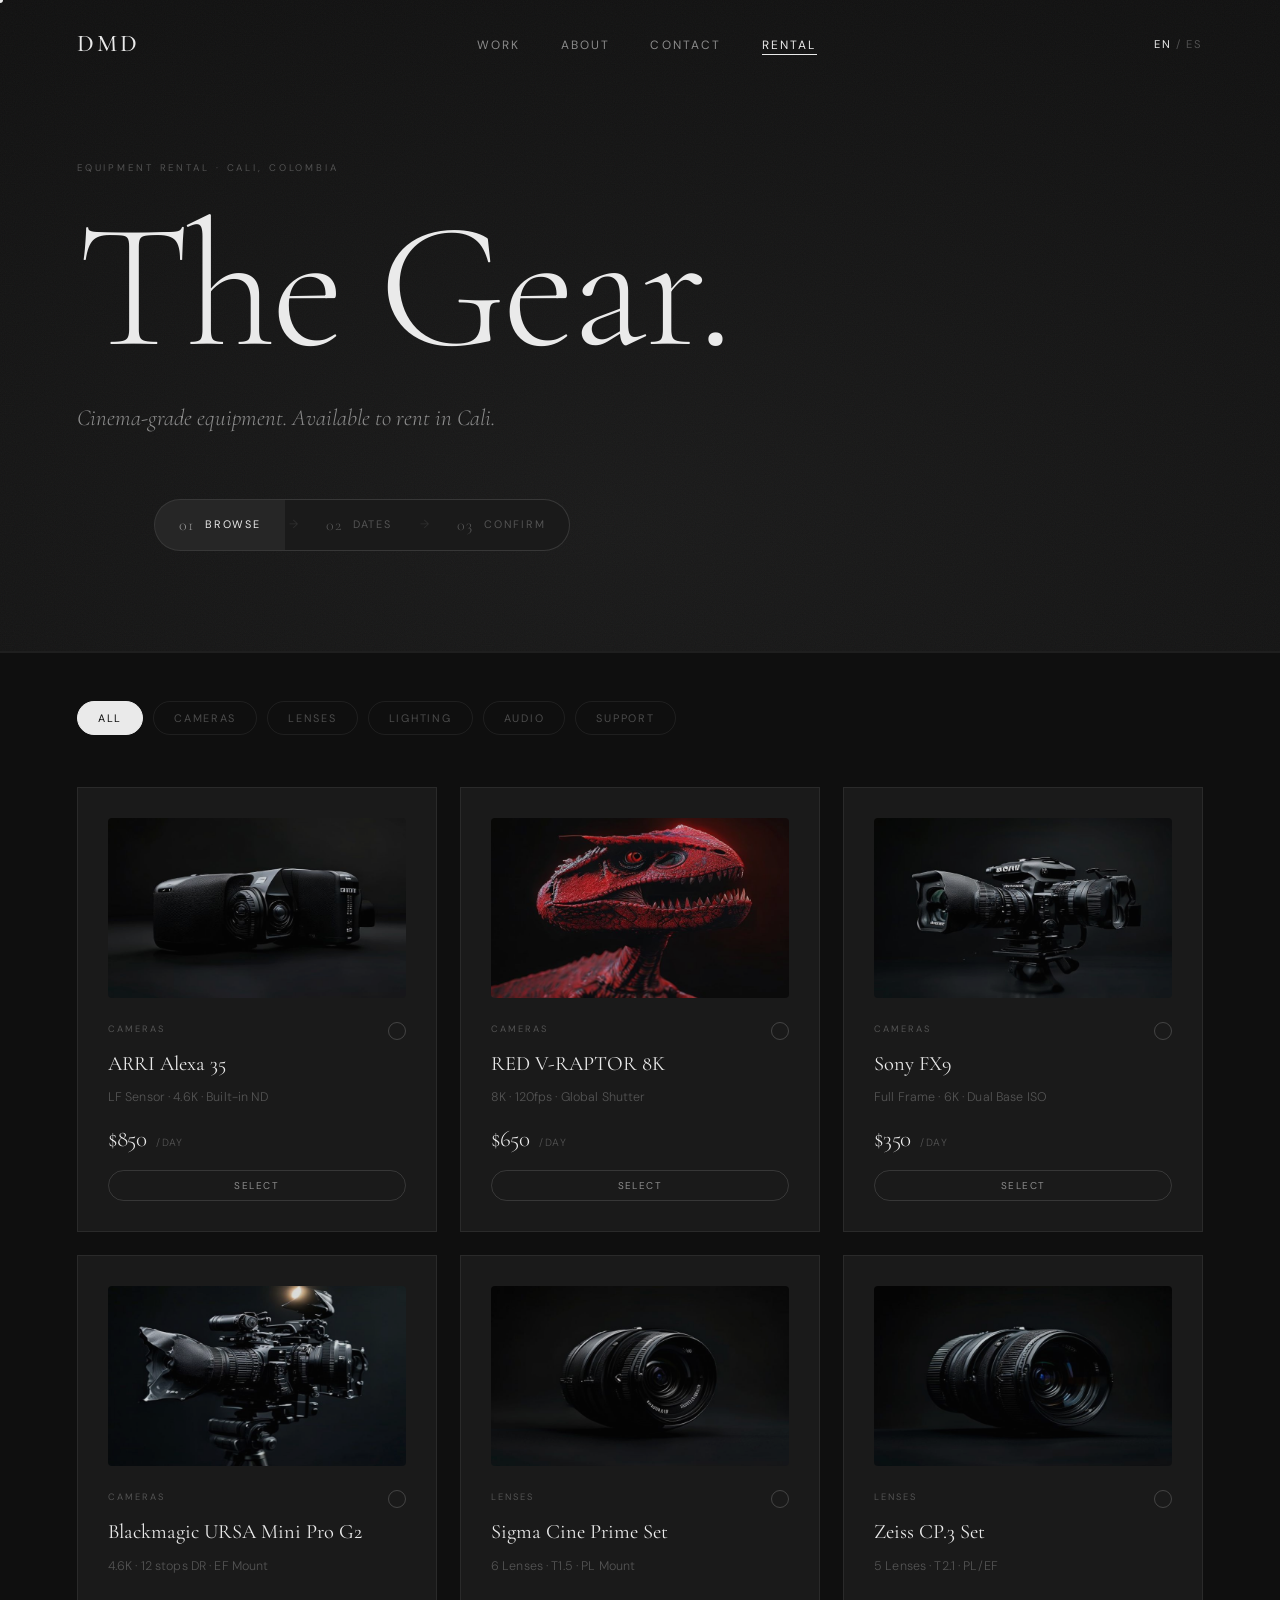
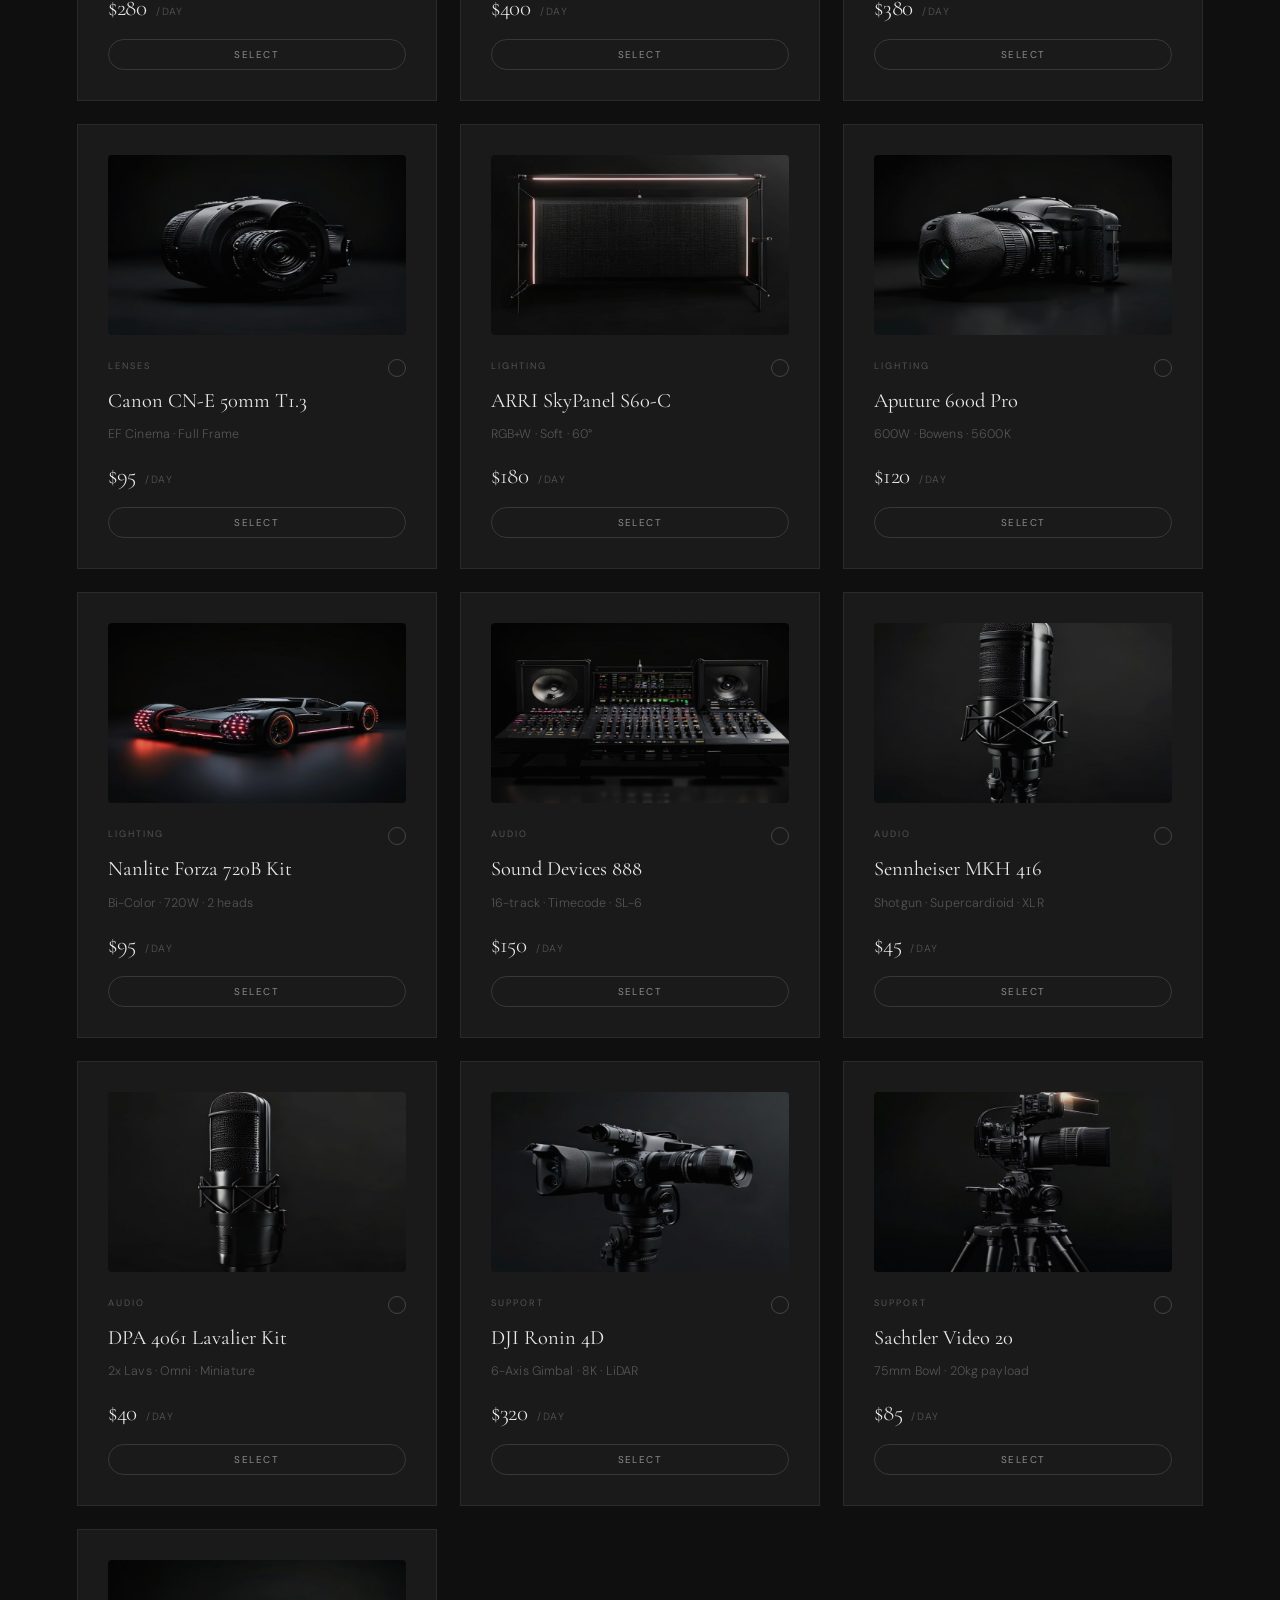
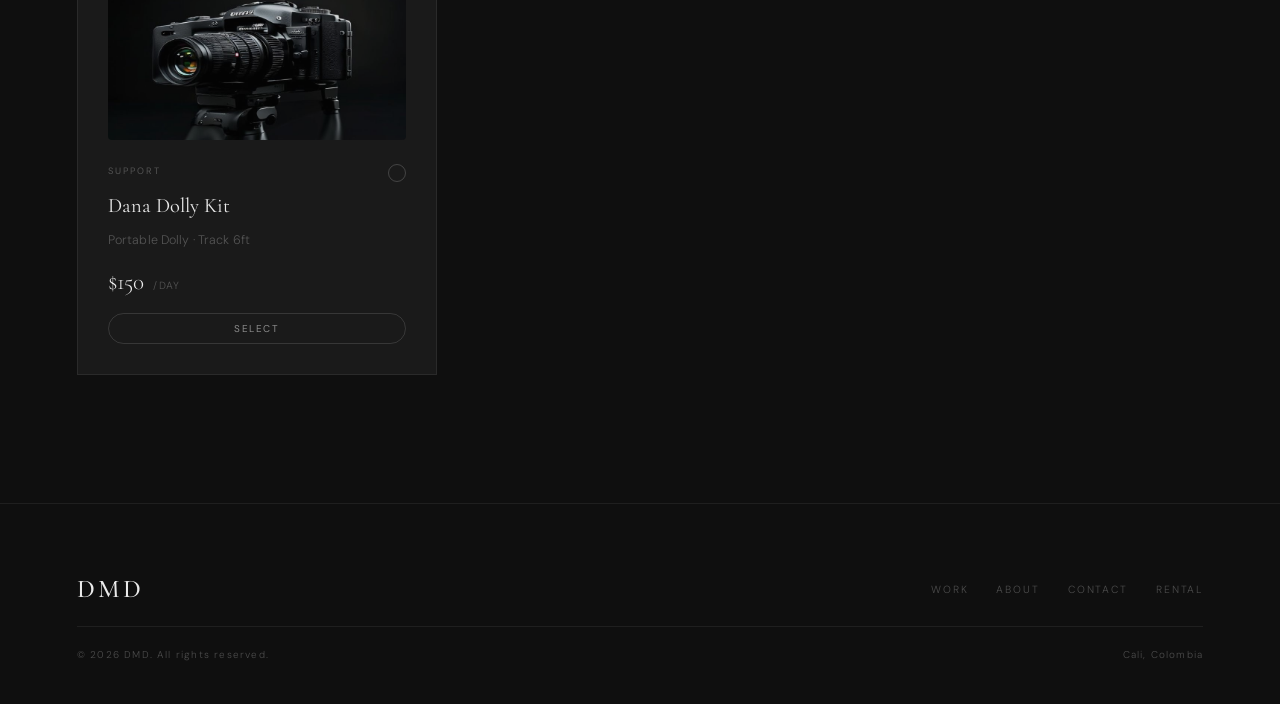
<file: rental.html>
<!DOCTYPE html>
<html lang="en" data-lang="en">
<head>
  <meta charset="UTF-8">
  <meta name="viewport" content="width=device-width, initial-scale=1.0">
  <meta name="description" content="DMD — Cinema-grade equipment rental in Cali, Colombia. ARRI, RED, Sony, lighting and audio gear available.">
  <meta name="keywords" content="equipment rental, cinema gear, Cali, Colombia, ARRI, RED, camera rental, lighting rental">
  <meta property="og:title" content="DMD — Equipment Rental">
  <meta property="og:description" content="Cinema-grade equipment rental. Available in Cali, Colombia.">
  <title>DMD — Equipment Rental</title>

  <link rel="preconnect" href="https://fonts.googleapis.com">
  <link rel="preconnect" href="https://fonts.gstatic.com" crossorigin>
  <link href="https://fonts.googleapis.com/css2?family=Cormorant+Garamond:ital,wght@0,300;0,400;0,500;0,600;1,300;1,400;1,500&family=DM+Sans:opsz,wght@9..40,300;9..40,400;9..40,500&display=swap" rel="stylesheet">

  <!-- Web3Forms — no external calendar API needed -->

  <style>
    /* ═══════════════════════════════════════════════════
       DMD — rental.html  (self-contained styles)
       Inherits design tokens from styles.css vocabulary
       ═══════════════════════════════════════════════════ */

    /* ── TOKENS ── */
    :root {
      --bg:          #0f0f0f;
      --bg-2:        #141414;
      --bg-3:        #1a1a1a;
      --text:        #eaeaea;
      --text-mid:    rgba(234,234,234,0.55);
      --text-dim:    rgba(234,234,234,0.28);
      --border:      rgba(234,234,234,0.07);
      --border-mid:  rgba(234,234,234,0.14);
      --accent:      rgba(234,234,234,0.9);
      --card-sel:    rgba(234,234,234,0.12);

      --ff-display: 'Cormorant Garamond', Georgia, serif;
      --ff-body:    'DM Sans', system-ui, sans-serif;

      --radius:  4px;
      --pad-x:   clamp(24px, 6vw, 96px);
      --section: clamp(80px, 10vw, 140px);
      --gap:     clamp(8px, 1.2vw, 16px);
    }

    /* ── RESET ── */
    *, *::before, *::after { box-sizing: border-box; margin: 0; padding: 0; }
    html { font-size: 16px; scroll-behavior: smooth; }
    body {
      background: var(--bg);
      color: var(--text);
      font-family: var(--ff-body);
      font-weight: 300;
      line-height: 1.65;
      overflow-x: hidden;
      cursor: none;
    }
    a { color: inherit; text-decoration: none; }
    button { background: none; border: none; cursor: none; color: inherit; font-family: inherit; }
    ul { list-style: none; }
    img, video { display: block; max-width: 100%; }
    svg { display: block; }
    @media (prefers-reduced-motion: reduce) {
      *, *::before, *::after { animation-duration: 0.01ms !important; transition-duration: 0.01ms !important; }
    }

    /* ── CUSTOM CURSOR ── */
    #cursor-dot {
      position: fixed;
      width: 6px; height: 6px;
      background: var(--text);
      border-radius: 50%;
      pointer-events: none;
      z-index: 9999;
      transform: translate(-50%, -50%);
      opacity: 0;
      transition: opacity .4s ease, transform .1s linear;
      will-change: left, top;
    }
    #cursor-ring {
      position: fixed;
      width: 32px; height: 32px;
      border: 1px solid rgba(234,234,234,0.35);
      border-radius: 50%;
      pointer-events: none;
      z-index: 9998;
      transform: translate(-50%, -50%);
      opacity: 0;
      transition: width .3s ease, height .3s ease, border-color .3s ease, opacity .4s ease;
      will-change: left, top;
    }
    body.cursor-ready #cursor-dot,
    body.cursor-ready #cursor-ring { opacity: 1; }

    /* ── NAV ── */
    #nav {
      position: fixed;
      top: 0; left: 0; right: 0;
      z-index: 900;
      display: flex;
      align-items: center;
      justify-content: space-between;
      padding: 24px var(--pad-x);
      transition: background .5s ease, padding .4s ease;
    }
    #nav.scrolled {
      background: rgba(15,15,15,0.88);
      backdrop-filter: blur(16px);
      -webkit-backdrop-filter: blur(16px);
      padding: 16px var(--pad-x);
      border-bottom: 1px solid var(--border);
    }
    .nav-logo {
      font-family: var(--ff-display);
      font-size: 1.5rem;
      font-weight: 500;
      letter-spacing: 0.12em;
      color: var(--text);
      transition: opacity .3s ease;
    }
    .nav-logo:hover { opacity: 0.7; }
    .nav-links { display: flex; gap: 40px; }
    .nav-links a {
      font-size: 0.75rem;
      font-weight: 400;
      letter-spacing: 0.18em;
      text-transform: uppercase;
      color: var(--text-mid);
      transition: color .3s ease;
      position: relative;
    }
    .nav-links a::after {
      content: '';
      position: absolute;
      bottom: -2px; left: 0;
      width: 0; height: 1px;
      background: var(--text);
      transition: width .3s ease;
    }
    .nav-links a:hover { color: var(--text); }
    .nav-links a:hover::after { width: 100%; }
    .nav-links a.active {
      color: var(--text);
    }
    .nav-links a.active::after { width: 100%; }
    .lang-toggle {
      display: flex; align-items: center; gap: 4px;
      font-size: 0.7rem; font-weight: 400;
      letter-spacing: 0.18em; text-transform: uppercase;
    }
    .lang-opt { color: var(--text-dim); transition: color .25s ease; padding: 2px 0; }
    .lang-opt.active { color: var(--text); }
    .lang-sep { color: var(--text-dim); }
    .lang-toggle:hover .lang-opt { color: var(--text); }

    /* ── HERO STRIP ── */
    #hero-rental {
      padding: 160px var(--pad-x) clamp(64px, 8vw, 100px);
      border-bottom: 1px solid var(--border);
      position: relative;
      overflow: hidden;
    }
    .hero-rental-bg {
      position: absolute; inset: 0; z-index: 0;
      background: radial-gradient(120% 120% at 30% 50%, #1a1a1a 0%, #111 45%, #0d0d0d 100%);
      background-size: 160% 160%;
      animation: heroDrift 18s ease-in-out infinite alternate;
    }
    @keyframes heroDrift {
      from { background-position: 20% 40%; }
      to   { background-position: 80% 60%; }
    }
    .hero-rental-grain {
      position: absolute; inset: 0;
      opacity: 0.04;
      background-image: url("data:image/svg+xml,%3Csvg xmlns='http://www.w3.org/2000/svg' width='120' height='120'%3E%3Cfilter id='n'%3E%3CfeTurbulence type='fractalNoise' baseFrequency='0.9' numOctaves='2'/%3E%3C/filter%3E%3Crect width='100%25' height='100%25' filter='url(%23n)'/%3E%3C/svg%3E");
    }
    .hero-rental-inner {
      position: relative; z-index: 2;
      max-width: 900px;
    }
    .hero-rental-tag {
      display: block;
      font-size: clamp(0.58rem, 0.75vw, 0.68rem);
      font-weight: 400;
      letter-spacing: 0.3em;
      text-transform: uppercase;
      color: var(--text-dim);
      margin-bottom: clamp(18px, 2.5vw, 32px);
    }
    .hero-rental-title {
      font-family: var(--ff-display);
      font-size: clamp(5rem, 14vw, 13rem);
      font-weight: 300;
      line-height: 0.88;
      letter-spacing: -0.02em;
      color: var(--text);
    }
    .hero-rental-title em {
      font-style: italic;
      color: var(--text-mid);
    }
    .hero-rental-sub {
      margin-top: clamp(20px, 3vw, 36px);
      font-family: var(--ff-display);
      font-style: italic;
      font-size: clamp(1.1rem, 1.8vw, 1.6rem);
      font-weight: 300;
      color: var(--text-mid);
      max-width: 580px;
      line-height: 1.45;
    }

    /* ── PROCESS STEPS ── */
    #process-bar {
      padding: 0 var(--pad-x);
      margin: clamp(40px, 5vw, 64px) 0 0;
      position: relative; z-index: 2;
    }
    .process-steps {
      display: flex;
      align-items: center;
      gap: 0;
      background: var(--bg-3);
      border: 1px solid var(--border-mid);
      border-radius: 999px;
      overflow: hidden;
      width: fit-content;
    }
    .step-pill {
      display: flex;
      align-items: center;
      gap: 10px;
      padding: 12px 24px;
      font-size: 0.68rem;
      font-weight: 400;
      letter-spacing: 0.16em;
      text-transform: uppercase;
      color: var(--text-dim);
      transition: color .3s ease, background .3s ease;
      position: relative;
      white-space: nowrap;
    }
    .step-pill .step-num {
      font-family: var(--ff-display);
      font-size: 1rem;
      font-weight: 300;
      color: var(--text-dim);
      transition: color .3s ease;
    }
    .step-pill.active {
      background: rgba(234,234,234,0.06);
      color: var(--text);
    }
    .step-pill.active .step-num { color: var(--text-mid); }
    .step-pill.completed { color: var(--text-dim); }
    .step-pill.completed .step-num { color: var(--text-dim); }
    .step-arrow {
      color: var(--text-dim);
      font-size: 0.75rem;
      padding: 0 4px;
      opacity: 0.4;
    }

    /* ── SECTION WRAPPER ── */
    .rental-section {
      padding: clamp(48px, 6vw, 80px) var(--pad-x);
    }
    .section-tag-r {
      display: block;
      font-size: 0.62rem;
      font-weight: 400;
      letter-spacing: 0.28em;
      text-transform: uppercase;
      color: var(--text-dim);
      margin-bottom: 20px;
    }
    .section-title-r {
      font-family: var(--ff-display);
      font-size: clamp(1.8rem, 3.5vw, 3.5rem);
      font-weight: 300;
      line-height: 1.1;
      letter-spacing: -0.01em;
      margin-bottom: 36px;
    }

    /* ── CATEGORY FILTER BAR ── */
    #filter-section {
      padding: clamp(32px, 4vw, 48px) var(--pad-x) 0;
      border-top: 1px solid var(--border);
    }
    .cat-filters {
      display: flex;
      flex-wrap: wrap;
      gap: 10px;
      align-items: center;
    }
    .cat-btn {
      font-size: 0.68rem;
      font-weight: 400;
      letter-spacing: 0.16em;
      text-transform: uppercase;
      color: var(--text-dim);
      padding: 9px 20px;
      border: 1px solid var(--border);
      border-radius: 999px;
      transition: color .3s ease, border-color .3s ease, background .3s ease;
    }
    .cat-btn:hover { color: var(--text-mid); border-color: var(--border-mid); }
    .cat-btn.active {
      color: var(--bg);
      background: var(--text);
      border-color: var(--text);
    }

    /* ── EQUIPMENT GRID ── */
    #gear-section {
      padding: clamp(32px, 4vw, 52px) var(--pad-x) clamp(80px, 10vw, 140px);
    }
    .gear-grid {
      display: grid;
      grid-template-columns: repeat(3, 1fr);
      gap: clamp(12px, 1.8vw, 24px);
    }

    /* GEAR CARD */
    .gear-card {
      background: var(--bg-3);
      border: 1px solid #2a2a2a;
      padding: clamp(20px, 2.5vw, 30px);
      display: flex;
      flex-direction: column;
      gap: 12px;
      transition: border-color .3s ease, box-shadow .3s ease, transform .3s ease, opacity .4s ease;
      position: relative;
      overflow: hidden;
    }
    .gear-card::before {
      content: '';
      position: absolute; inset: 0;
      background: radial-gradient(120% 80% at 50% 0%, rgba(234,234,234,0.025) 0%, transparent 70%);
      opacity: 0;
      transition: opacity .4s ease;
      pointer-events: none;
    }
    .gear-card:hover::before { opacity: 1; }
    .gear-img {
      width: 100%;
      height: 180px;
      object-fit: cover;
      border-radius: var(--radius);
      margin-bottom: 12px;
      opacity: 0.85;
      transition: opacity .3s ease, transform .4s ease;
      background: var(--bg-2);
    }
    .gear-card:hover .gear-img {
      opacity: 1;
      transform: scale(1.02);
    }
    .gear-card.selected {
      border-color: rgba(234,234,234,0.35);
      box-shadow: 0 0 0 1px rgba(234,234,234,0.15), 0 12px 40px rgba(0,0,0,0.5);
    }
    .gear-card.hidden {
      opacity: 0;
      pointer-events: none;
      position: absolute;
      visibility: hidden;
    }
    .gear-card-top {
      display: flex;
      align-items: flex-start;
      justify-content: space-between;
      gap: 12px;
    }
    .gear-cat-tag {
      font-size: 0.58rem;
      font-weight: 400;
      letter-spacing: 0.22em;
      text-transform: uppercase;
      color: var(--text-dim);
      font-variant: small-caps;
    }
    .gear-check {
      width: 18px; height: 18px;
      border: 1px solid rgba(234,234,234,0.2);
      border-radius: 50%;
      display: flex;
      align-items: center;
      justify-content: center;
      flex-shrink: 0;
      transition: background .3s ease, border-color .3s ease;
    }
    .gear-card.selected .gear-check {
      background: var(--text);
      border-color: var(--text);
    }
    .gear-check svg { opacity: 0; transition: opacity .2s ease; }
    .gear-card.selected .gear-check svg { opacity: 1; }
    .gear-name {
      font-family: var(--ff-display);
      font-size: clamp(1.15rem, 1.6vw, 1.55rem);
      font-weight: 400;
      line-height: 1.2;
      color: var(--text);
    }
    .gear-specs {
      font-size: 0.78rem;
      color: var(--text-dim);
      line-height: 1.6;
      font-weight: 300;
      letter-spacing: 0.01em;
    }
    .gear-footer {
      display: flex;
      align-items: center;
      justify-content: space-between;
      margin-top: 8px;
      padding-top: 14px;
      border-top: 1px solid var(--border);
    }
    .gear-price {
      font-family: var(--ff-display);
      font-size: clamp(1.2rem, 1.8vw, 1.65rem);
      font-weight: 300;
      color: var(--text);
      letter-spacing: -0.01em;
    }
    .gear-price span {
      font-family: var(--ff-body);
      font-size: 0.65rem;
      font-weight: 300;
      color: var(--text-dim);
      letter-spacing: 0.12em;
      text-transform: uppercase;
      margin-left: 4px;
    }
    .gear-select-btn {
      font-size: 0.62rem;
      font-weight: 400;
      letter-spacing: 0.15em;
      text-transform: uppercase;
      padding: 8px 16px;
      border: 1px solid var(--border-mid);
      border-radius: 999px;
      color: var(--text-mid);
      transition: background .3s ease, color .3s ease, border-color .3s ease;
      cursor: none;
    }
    .gear-card.selected .gear-select-btn {
      background: var(--text);
      color: var(--bg);
      border-color: var(--text);
    }
    .gear-select-btn:hover { border-color: var(--text-mid); color: var(--text); }
    .gear-card.selected .gear-select-btn:hover {
      background: #fff;
      color: var(--bg);
    }

    /* ── FLOATING SELECTION BAR ── */
    #selection-bar {
      position: fixed;
      bottom: 32px;
      left: 50%;
      transform: translateX(-50%) translateY(120px);
      z-index: 800;
      background: var(--bg-3);
      border: 1px solid var(--border-mid);
      border-radius: 999px;
      padding: 14px 14px 14px 24px;
      display: flex;
      align-items: center;
      gap: 20px;
      backdrop-filter: blur(20px);
      -webkit-backdrop-filter: blur(20px);
      box-shadow: 0 20px 60px rgba(0,0,0,0.7), 0 0 0 1px rgba(234,234,234,0.05);
      transition: transform .45s cubic-bezier(.34,1.56,.64,1), opacity .35s ease;
      white-space: nowrap;
      opacity: 0;
    }
    #selection-bar.visible {
      transform: translateX(-50%) translateY(0);
      opacity: 1;
    }
    .sel-bar-info {
      font-size: 0.78rem;
      font-weight: 300;
      color: var(--text-mid);
      letter-spacing: 0.02em;
    }
    .sel-bar-info strong {
      color: var(--text);
      font-weight: 400;
    }
    .sel-bar-btn {
      background: var(--text);
      color: var(--bg);
      font-family: var(--ff-body);
      font-size: 0.68rem;
      font-weight: 500;
      letter-spacing: 0.14em;
      text-transform: uppercase;
      padding: 11px 22px;
      border-radius: 999px;
      transition: background .25s ease, transform .2s ease;
      cursor: none;
    }
    .sel-bar-btn:hover {
      background: #fff;
      transform: scale(1.02);
    }
    .sel-bar-clear {
      font-size: 0.6rem;
      letter-spacing: 0.12em;
      text-transform: uppercase;
      color: var(--text-dim);
      padding: 4px 8px;
      transition: color .25s ease;
      cursor: none;
    }
    .sel-bar-clear:hover { color: var(--text-mid); }

    /* ── DATE PICKER PANEL ── */
    #date-panel {
      position: fixed;
      top: 0; right: 0;
      width: min(480px, 100vw);
      height: 100vh;
      height: 100dvh;
      background: var(--bg-2);
      border-left: 1px solid var(--border-mid);
      z-index: 9000;
      transform: translateX(100%);
      transition: transform .48s cubic-bezier(.25,.46,.45,.94);
      display: flex;
      flex-direction: column;
      overflow-y: auto;
    }
    #date-panel.open {
      transform: translateX(0);
    }
    .date-panel-inner {
      padding: clamp(28px, 4vw, 48px);
      display: flex;
      flex-direction: column;
      gap: 28px;
      flex: 1;
    }
    .date-panel-close {
      position: absolute; top: 20px; right: 20px;
      width: 40px; height: 40px;
      display: flex; align-items: center; justify-content: center;
      color: var(--text-mid); transition: color .3s ease;
    }
    .date-panel-close:hover { color: var(--text); }
    .date-panel-head { margin-top: 20px; }
    .date-panel-tag {
      display: block;
      font-size: 0.6rem;
      letter-spacing: 0.28em;
      text-transform: uppercase;
      color: var(--text-dim);
      margin-bottom: 10px;
    }
    .date-panel-title {
      font-family: var(--ff-display);
      font-size: clamp(1.6rem, 2.8vw, 2.4rem);
      font-weight: 300;
      line-height: 1.1;
      color: var(--text);
    }
    .date-panel-title em { font-style: italic; color: var(--text-mid); }

    /* Date inputs */
    .date-inputs { display: flex; flex-direction: column; gap: 16px; }
    .date-field { display: flex; flex-direction: column; gap: 8px; }
    .date-field label {
      font-size: 0.6rem;
      font-weight: 400;
      letter-spacing: 0.2em;
      text-transform: uppercase;
      color: var(--text-dim);
    }
    .date-field input[type="date"] {
      width: 100%;
      background: var(--bg-3);
      border: 1px solid var(--border-mid);
      color: var(--text);
      font-family: var(--ff-body);
      font-size: 0.9rem;
      font-weight: 300;
      padding: 12px 14px;
      border-radius: var(--radius);
      transition: border-color .3s ease;
      cursor: none;
      color-scheme: dark;
    }
    .date-field input[type="date"]:focus {
      outline: none;
      border-color: var(--text-mid);
    }

    /* Date summary */
    .date-summary {
      background: var(--bg-3);
      border: 1px solid var(--border);
      padding: 18px 20px;
      border-radius: var(--radius);
      display: flex;
      flex-direction: column;
      gap: 10px;
    }
    .date-summary-row {
      display: flex;
      justify-content: space-between;
      align-items: baseline;
    }
    .date-summary-label {
      font-size: 0.65rem;
      letter-spacing: 0.15em;
      text-transform: uppercase;
      color: var(--text-dim);
      font-weight: 300;
    }
    .date-summary-val {
      font-family: var(--ff-display);
      font-size: 1.1rem;
      font-weight: 300;
      color: var(--text);
    }
    .date-summary-total-row {
      padding-top: 10px;
      border-top: 1px solid var(--border);
      margin-top: 4px;
    }
    .date-summary-total-label {
      font-size: 0.65rem;
      letter-spacing: 0.18em;
      text-transform: uppercase;
      color: var(--text-mid);
      font-weight: 400;
    }
    .date-summary-total-val {
      font-family: var(--ff-display);
      font-size: 1.6rem;
      font-weight: 300;
      color: var(--text);
    }

    /* Selected items list in date panel */
    .selected-list {
      display: flex;
      flex-direction: column;
      gap: 8px;
    }
    .selected-list-title {
      font-size: 0.6rem;
      letter-spacing: 0.22em;
      text-transform: uppercase;
      color: var(--text-dim);
      margin-bottom: 4px;
    }
    .selected-list-item {
      display: flex;
      align-items: center;
      justify-content: space-between;
      padding: 10px 14px;
      background: var(--bg-3);
      border: 1px solid var(--border);
      border-radius: var(--radius);
      font-size: 0.82rem;
      color: var(--text-mid);
    }
    .selected-list-item-name { font-weight: 300; }
    .selected-list-item-price { font-family: var(--ff-display); color: var(--text); }

    .date-panel-cta {
      display: flex;
      flex-direction: column;
      gap: 12px;
      margin-top: auto;
      padding-top: 16px;
    }
    .btn-panel-primary {
      display: block;
      width: 100%;
      text-align: center;
      background: var(--text);
      color: var(--bg);
      font-family: var(--ff-body);
      font-size: 0.75rem;
      font-weight: 500;
      letter-spacing: 0.18em;
      text-transform: uppercase;
      padding: 16px;
      border-radius: var(--radius);
      transition: background .3s ease, transform .2s ease;
      cursor: none;
    }
    .btn-panel-primary:hover { background: #fff; transform: translateY(-1px); }
    .btn-panel-primary:disabled {
      opacity: 0.4;
      cursor: not-allowed;
      transform: none;
    }
    .date-error {
      font-size: 0.72rem;
      color: #e0a0a0;
      letter-spacing: 0.02em;
      min-height: 1.1em;
    }

    /* Panel backdrop */
    #panel-backdrop {
      position: fixed; inset: 0;
      z-index: 8999;
      background: rgba(0,0,0,0);
      pointer-events: none;
      transition: background .4s ease;
    }
    #panel-backdrop.active {
      background: rgba(0,0,0,0.6);
      pointer-events: all;
      backdrop-filter: blur(4px);
      -webkit-backdrop-filter: blur(4px);
    }

    /* ── CONFIRM MODAL ── */
    #confirm-modal {
      position: fixed; inset: 0;
      z-index: 9800;
      background: rgba(10,10,10,0.97);
      display: flex;
      align-items: center;
      justify-content: center;
      padding: 24px;
      opacity: 0;
      pointer-events: none;
      transition: opacity .4s ease;
      backdrop-filter: blur(8px);
      -webkit-backdrop-filter: blur(8px);
      overflow-y: auto;
    }
    #confirm-modal.open {
      opacity: 1;
      pointer-events: all;
    }
    .confirm-inner {
      position: relative;
      width: min(680px, 94vw);
      background: var(--bg-2);
      border: 1px solid var(--border-mid);
      padding: clamp(32px, 5vw, 56px);
      transform: translateY(24px);
      transition: transform .4s cubic-bezier(.25,.46,.45,.94);
      max-height: 90vh;
      overflow-y: auto;
    }
    #confirm-modal.open .confirm-inner { transform: translateY(0); }
    .confirm-close {
      position: absolute; top: 18px; right: 18px;
      width: 40px; height: 40px;
      display: flex; align-items: center; justify-content: center;
      color: var(--text-mid); transition: color .3s ease;
    }
    .confirm-close:hover { color: var(--text); }
    .confirm-tag {
      font-size: 0.6rem;
      letter-spacing: 0.28em;
      text-transform: uppercase;
      color: var(--text-dim);
      display: block;
      margin-bottom: 12px;
    }
    .confirm-title {
      font-family: var(--ff-display);
      font-size: clamp(1.5rem, 3vw, 2.8rem);
      font-weight: 300;
      line-height: 1.1;
      margin-bottom: 28px;
    }

    /* Order summary */
    .order-summary {
      background: var(--bg-3);
      border: 1px solid var(--border);
      padding: 18px 20px;
      border-radius: var(--radius);
      margin-bottom: 24px;
    }
    .order-summary-title {
      font-size: 0.6rem;
      letter-spacing: 0.22em;
      text-transform: uppercase;
      color: var(--text-dim);
      margin-bottom: 14px;
    }
    .order-items-list {
      display: flex;
      flex-direction: column;
      gap: 8px;
      margin-bottom: 14px;
    }
    .order-item-row {
      display: flex;
      justify-content: space-between;
      font-size: 0.85rem;
      color: var(--text-mid);
    }
    .order-item-price { font-family: var(--ff-display); color: var(--text); }
    .order-dates-row {
      display: flex;
      justify-content: space-between;
      font-size: 0.78rem;
      color: var(--text-dim);
      padding-top: 10px;
      border-top: 1px solid var(--border);
    }
    .order-total-row {
      display: flex;
      justify-content: space-between;
      align-items: baseline;
      padding-top: 10px;
      border-top: 1px solid var(--border-mid);
      margin-top: 4px;
    }
    .order-total-label {
      font-size: 0.65rem;
      letter-spacing: 0.18em;
      text-transform: uppercase;
      color: var(--text-mid);
    }
    .order-total-val {
      font-family: var(--ff-display);
      font-size: 1.8rem;
      font-weight: 300;
      color: var(--text);
    }

    /* Confirm form inputs */
    .confirm-form { display: flex; flex-direction: column; gap: 16px; margin-bottom: 24px; }
    .confirm-field { display: flex; flex-direction: column; gap: 7px; }
    .confirm-field label {
      font-size: 0.6rem;
      letter-spacing: 0.2em;
      text-transform: uppercase;
      color: var(--text-dim);
    }
    .confirm-field input {
      width: 100%;
      background: var(--bg-3);
      border: 1px solid var(--border-mid);
      color: var(--text);
      font-family: var(--ff-body);
      font-size: 0.9rem;
      font-weight: 300;
      padding: 12px 14px;
      border-radius: var(--radius);
      transition: border-color .3s ease;
      cursor: text;
    }
    .confirm-field input:focus { outline: none; border-color: var(--text-mid); }

    .btn-confirm-cta {
      display: flex;
      align-items: center;
      justify-content: center;
      gap: 10px;
      width: 100%;
      background: var(--text);
      color: var(--bg);
      font-family: var(--ff-body);
      font-size: 0.75rem;
      font-weight: 500;
      letter-spacing: 0.15em;
      text-transform: uppercase;
      padding: 18px 24px;
      border-radius: var(--radius);
      transition: background .3s ease, transform .2s ease;
      cursor: none;
      border: none;
    }
    .btn-confirm-cta:hover { background: #fff; transform: translateY(-1px); }
    .btn-confirm-cta:disabled {
      opacity: 0.5;
      cursor: not-allowed;
      transform: none;
    }
    .btn-confirm-cta svg { flex-shrink: 0; }
    .confirm-note {
      margin-top: 14px;
      font-size: 0.72rem;
      color: var(--text-dim);
      text-align: center;
      line-height: 1.6;
      letter-spacing: 0.01em;
    }
    .confirm-error {
      font-size: 0.75rem;
      color: #e0a0a0;
      text-align: center;
      min-height: 1.1em;
      margin-top: 8px;
    }

    /* Loading spinner */
    .btn-spinner {
      width: 16px; height: 16px;
      border: 1.5px solid rgba(15,15,15,0.3);
      border-top-color: var(--bg);
      border-radius: 50%;
      animation: spin .7s linear infinite;
      display: none;
    }
    .btn-confirm-cta.loading .btn-spinner { display: block; }
    .btn-confirm-cta.loading .btn-label { opacity: 0.6; }
    @keyframes spin { to { transform: rotate(360deg); } }

    /* ── SUCCESS SCREEN ── */
    .success-screen {
      display: none;
      flex-direction: column;
      align-items: center;
      text-align: center;
      padding: 20px 0;
      gap: 20px;
    }
    .success-screen.visible { display: flex; }
    .success-check {
      width: 72px; height: 72px;
      border: 1px solid rgba(234,234,234,0.2);
      border-radius: 50%;
      display: flex;
      align-items: center;
      justify-content: center;
      margin-bottom: 8px;
    }
    .success-check svg {
      width: 32px; height: 32px;
      stroke: var(--text);
      stroke-width: 1.5;
      fill: none;
    }
    .success-title {
      font-family: var(--ff-display);
      font-size: clamp(1.8rem, 3vw, 2.8rem);
      font-weight: 300;
      color: var(--text);
    }
    .success-desc {
      font-size: 0.9rem;
      color: var(--text-mid);
      line-height: 1.7;
      max-width: 44ch;
    }
    .success-back {
      margin-top: 12px;
      font-size: 0.72rem;
      letter-spacing: 0.18em;
      text-transform: uppercase;
      color: var(--text-mid);
      border-bottom: 1px solid var(--border-mid);
      padding-bottom: 3px;
      transition: color .3s ease, border-color .3s ease;
      cursor: none;
    }
    .success-back:hover { color: var(--text); border-color: var(--text); }

    /* ── FOOTER ── */
    #rental-footer {
      padding: clamp(40px, 5vw, 64px) var(--pad-x) clamp(28px, 3.5vw, 40px);
      border-top: 1px solid var(--border);
    }
    .rental-footer-inner {
      display: flex;
      align-items: center;
      justify-content: space-between;
      gap: 24px;
      flex-wrap: wrap;
    }
    .footer-logo-r {
      font-family: var(--ff-display);
      font-size: 1.6rem;
      font-weight: 500;
      letter-spacing: 0.12em;
      color: var(--text);
    }
    .footer-links-r {
      display: flex;
      gap: 28px;
    }
    .footer-links-r a {
      font-size: 0.65rem;
      letter-spacing: 0.18em;
      text-transform: uppercase;
      color: var(--text-dim);
      transition: color .3s ease;
    }
    .footer-links-r a:hover { color: var(--text); }
    .footer-copy-r {
      font-size: 0.62rem;
      letter-spacing: 0.12em;
      color: var(--text-dim);
      width: 100%;
      margin-top: 16px;
      padding-top: 20px;
      border-top: 1px solid var(--border);
      display: flex;
      justify-content: space-between;
    }

    /* ── REVEAL ANIMATIONS ── */
    .r-reveal {
      opacity: 0;
      transform: translateY(28px);
      transition: opacity .8s cubic-bezier(.33,1,.68,1), transform .8s cubic-bezier(.33,1,.68,1);
    }
    .r-reveal.visible { opacity: 1; transform: translateY(0); }

    /* ── RESPONSIVE ── */
    @media (max-width: 1024px) {
      .gear-grid { grid-template-columns: repeat(2, 1fr); }
    }
    @media (max-width: 768px) {
      body { cursor: auto; }
      #cursor-dot, #cursor-ring { display: none; }
      button, input { cursor: pointer; }
      input { cursor: text; }
      .nav-links { display: none; }
      #nav { padding: 18px var(--pad-x); }
      .hero-rental-title { font-size: clamp(3.5rem, 18vw, 8rem); }
      .gear-grid { grid-template-columns: repeat(2, 1fr); gap: 12px; }
      .process-steps { flex-wrap: nowrap; overflow-x: auto; border-radius: 12px; }
      .sel-bar-info { font-size: 0.7rem; }
    }
    @media (max-width: 540px) {
      .gear-grid { grid-template-columns: 1fr; }
      #selection-bar { width: calc(100vw - 32px); border-radius: 16px; padding: 12px 12px 12px 18px; }
      .confirm-inner { padding: 28px 20px; }
      .rental-footer-inner { flex-direction: column; align-items: flex-start; gap: 16px; }
      .footer-copy-r { flex-direction: column; gap: 4px; }
    }

    /* Language transition */
    [data-i18n] { transition: opacity .25s ease; }
    body.lang-swapping [data-i18n] { opacity: 0; }
  </style>
</head>
<body>

  <!-- Custom cursor -->
  <div id="cursor-dot" aria-hidden="true"></div>
  <div id="cursor-ring" aria-hidden="true"></div>

  <!-- Panel backdrop -->
  <div id="panel-backdrop" aria-hidden="true"></div>

  <!-- ═══ NAVIGATION ═══ -->
  <nav id="nav" role="navigation" aria-label="Main navigation">
    <a href="index.html" class="nav-logo" aria-label="DMD Home">DMD</a>
    <ul class="nav-links" role="list">
      <li><a href="index.html#portfolio" data-i18n="nav_work">Work</a></li>
      <li><a href="index.html#about" data-i18n="nav_about">About</a></li>
      <li><a href="index.html#contact" data-i18n="nav_contact">Contact</a></li>
      <li><a href="rental.html" class="active" data-i18n="nav_rental">Rental</a></li>
    </ul>
    <button class="lang-toggle" id="lang-toggle" aria-label="Toggle language EN/ES">
      <span class="lang-opt lang-en">EN</span>
      <span class="lang-sep">/</span>
      <span class="lang-opt lang-es">ES</span>
    </button>
  </nav>

  <!-- ═══ HERO STRIP ═══ -->
  <section id="hero-rental" aria-label="Rental hero">
    <div class="hero-rental-bg" aria-hidden="true"></div>
    <div class="hero-rental-grain" aria-hidden="true"></div>
    <div class="hero-rental-inner">
      <span class="hero-rental-tag r-reveal" data-i18n="rental_tag">Equipment Rental · Cali, Colombia</span>
      <h1 class="hero-rental-title r-reveal" style="transition-delay:80ms" data-i18n="rental_hero_title">The Gear.</h1>
      <p class="hero-rental-sub r-reveal" style="transition-delay:160ms" data-i18n="rental_hero_sub">Cinema-grade equipment. Available to rent in Cali.</p>
    </div>

    <!-- Process steps -->
    <div id="process-bar" class="r-reveal" style="transition-delay:240ms" aria-label="Rental steps">
      <div class="process-steps" role="list">
        <div class="step-pill active" id="step-1" role="listitem">
          <span class="step-num">01</span>
          <span data-i18n="step_browse">Browse</span>
        </div>
        <span class="step-arrow" aria-hidden="true">→</span>
        <div class="step-pill" id="step-2" role="listitem">
          <span class="step-num">02</span>
          <span data-i18n="step_dates">Dates</span>
        </div>
        <span class="step-arrow" aria-hidden="true">→</span>
        <div class="step-pill" id="step-3" role="listitem">
          <span class="step-num">03</span>
          <span data-i18n="step_confirm">Confirm</span>
        </div>
      </div>
    </div>
  </section>

  <!-- ═══ CATEGORY FILTER BAR ═══ -->
  <div id="filter-section" aria-label="Filter equipment by category">
    <div class="cat-filters r-reveal" role="group" aria-label="Category filters">
      <button class="cat-btn active" data-cat="all" data-i18n="cat_all">All</button>
      <button class="cat-btn" data-cat="cameras" data-i18n="cat_cameras">Cameras</button>
      <button class="cat-btn" data-cat="lenses" data-i18n="cat_lenses">Lenses</button>
      <button class="cat-btn" data-cat="lighting" data-i18n="cat_lighting">Lighting</button>
      <button class="cat-btn" data-cat="audio" data-i18n="cat_audio">Audio</button>
      <button class="cat-btn" data-cat="support" data-i18n="cat_support">Support</button>
    </div>
  </div>

  <!-- ═══ EQUIPMENT GRID ═══ -->
  <section id="gear-section" aria-label="Equipment catalog">
    <div class="gear-grid" id="gear-grid" role="list">
      <!-- Cards injected by JS -->
    </div>
  </section>

  <!-- ═══ FLOATING SELECTION BAR ═══ -->
  <div id="selection-bar" role="status" aria-live="polite" aria-label="Selection summary">
    <div class="sel-bar-info">
      <strong id="sel-count">0</strong>&thinsp;<span data-i18n="sel_items">items selected</span>
      &nbsp;·&nbsp; Est. <strong>$<span id="sel-total">0</span></strong><span style="font-size:0.65rem;color:var(--text-dim);letter-spacing:0.1em">/day</span>
    </div>
    <button class="sel-bar-clear" id="sel-clear" data-i18n="sel_clear" aria-label="Clear selection">Clear</button>
    <button class="sel-bar-btn" id="pick-dates-btn" data-i18n="sel_pick_dates" aria-label="Pick rental dates">Pick Dates →</button>
  </div>

  <!-- ═══ DATE PICKER PANEL ═══ -->
  <aside id="date-panel" role="dialog" aria-modal="true" aria-label="Select rental dates" aria-hidden="true">
    <button class="date-panel-close" id="date-panel-close" aria-label="Close date panel">
      <svg viewBox="0 0 24 24" width="20" height="20" aria-hidden="true">
        <line x1="4" y1="4" x2="20" y2="20" stroke="currentColor" stroke-width="1.5"/>
        <line x1="20" y1="4" x2="4" y2="20" stroke="currentColor" stroke-width="1.5"/>
      </svg>
    </button>

    <div class="date-panel-inner">
      <div class="date-panel-head">
        <span class="date-panel-tag" data-i18n="dates_tag">Step 02 — Rental Period</span>
        <h2 class="date-panel-title" data-i18n="dates_title">Select <em>Rental Dates</em></h2>
      </div>

      <!-- Selected items recap -->
      <div class="selected-list" id="panel-items-list" aria-label="Selected items">
        <p class="selected-list-title" data-i18n="panel_your_items">Your Selection</p>
        <!-- populated by JS -->
      </div>

      <!-- Date inputs -->
      <div class="date-inputs">
        <div class="date-field">
          <label for="start-date" data-i18n="dates_start">Start Date</label>
          <input type="date" id="start-date" name="start-date" aria-label="Start date" min="">
        </div>
        <div class="date-field">
          <label for="end-date" data-i18n="dates_end">End Date</label>
          <input type="date" id="end-date" name="end-date" aria-label="End date" min="">
        </div>
        <p class="date-error" id="date-error" role="alert" aria-live="polite"></p>
      </div>

      <!-- Cost summary -->
      <div class="date-summary" id="date-summary" aria-label="Cost breakdown">
        <div class="date-summary-row">
          <span class="date-summary-label" data-i18n="summary_gear_day">Gear / day</span>
          <span class="date-summary-val">$<span id="sum-per-day">0</span></span>
        </div>
        <div class="date-summary-row">
          <span class="date-summary-label" data-i18n="summary_days">Days</span>
          <span class="date-summary-val" id="sum-days">—</span>
        </div>
        <div class="date-summary-row date-summary-total-row">
          <span class="date-summary-total-label" data-i18n="summary_total">Total Estimate</span>
          <span class="date-summary-total-val">$<span id="sum-total">0</span></span>
        </div>
      </div>

      <!-- CTA -->
      <div class="date-panel-cta">
        <button class="btn-panel-primary" id="review-btn" data-i18n="dates_cta" aria-label="Review rental">Review Rental →</button>
      </div>
    </div>
  </aside>

  <!-- ═══ CONFIRM MODAL ═══ -->
  <div id="confirm-modal" role="dialog" aria-modal="true" aria-label="Confirm rental" aria-hidden="true">
    <div class="confirm-inner">
      <button class="confirm-close" id="confirm-close" aria-label="Close">
        <svg viewBox="0 0 24 24" width="20" height="20" aria-hidden="true">
          <line x1="4" y1="4" x2="20" y2="20" stroke="currentColor" stroke-width="1.5"/>
          <line x1="20" y1="4" x2="4" y2="20" stroke="currentColor" stroke-width="1.5"/>
        </svg>
      </button>

      <!-- Booking form view -->
      <div id="confirm-form-view">
        <span class="confirm-tag" data-i18n="confirm_tag">Step 03 — Confirm Rental</span>
        <h2 class="confirm-title" data-i18n="confirm_title">Review &amp; Confirm</h2>

        <!-- Order summary -->
        <div class="order-summary" id="order-summary" aria-label="Order summary">
          <p class="order-summary-title" data-i18n="confirm_summary">Rental Summary</p>
          <div class="order-items-list" id="order-items-list"></div>
          <div class="order-dates-row">
            <span class="date-summary-label" data-i18n="confirm_dates">Dates</span>
            <span style="font-size:0.82rem;color:var(--text-mid)" id="order-dates">—</span>
          </div>
          <div class="order-total-row">
            <span class="order-total-label" data-i18n="confirm_total">Total Estimate</span>
            <span class="order-total-val">$<span id="order-total">0</span></span>
          </div>
        </div>

        <!-- Client details form -->
        <div class="confirm-form" id="confirm-form">
          <div class="confirm-field">
            <label for="client-name" data-i18n="confirm_name">Your Name</label>
            <input type="text" id="client-name" name="name" autocomplete="name" required placeholder="e.g. Sofia Morales">
          </div>
          <div class="confirm-field">
            <label for="client-email" data-i18n="confirm_email">Your Email</label>
            <input type="email" id="client-email" name="email" autocomplete="email" required placeholder="e.g. sofia@studio.com">
          </div>
        </div>

        <button class="btn-confirm-cta" id="confirm-calendar-btn" type="button" aria-label="Send rental request">
          <div class="btn-spinner" aria-hidden="true"></div>
          <svg width="16" height="16" viewBox="0 0 24 24" fill="none" stroke="currentColor" stroke-width="1.5" aria-hidden="true">
            <line x1="22" y1="2" x2="11" y2="13"/>
            <polygon points="22 2 15 22 11 13 2 9 22 2"/>
          </svg>
          <span class="btn-label" data-i18n="confirm_cta">Send Rental Request</span>
        </button>
        <p class="confirm-note" data-i18n="confirm_note">We'll review your request and confirm availability within 24 hours.</p>
        <p class="confirm-error" id="confirm-error" role="alert" aria-live="polite"></p>
      </div>

      <!-- Success view -->
      <div class="success-screen" id="success-screen" aria-label="Rental confirmed">
        <div class="success-check" aria-hidden="true">
          <svg viewBox="0 0 32 32">
            <polyline points="6 16 13 23 26 9" stroke-linecap="round" stroke-linejoin="round"/>
          </svg>
        </div>
        <h2 class="success-title" data-i18n="success_title">Request Sent!</h2>
        <p class="success-desc" data-i18n="success_desc">We'll confirm availability within 24 hours. Keep an eye on your inbox.</p>
        <a id="gcal-link" href="#" target="_blank" rel="noopener" class="btn-confirm-cta" style="width:auto; padding:12px 24px; margin-top:8px;">
          <svg width="16" height="16" viewBox="0 0 24 24" fill="none" stroke="currentColor" stroke-width="1.5"><rect x="3" y="4" width="18" height="18" rx="2" ry="2"></rect><line x1="16" y1="2" x2="16" y2="6"></line><line x1="8" y1="2" x2="8" y2="6"></line><line x1="3" y1="10" x2="21" y2="10"></line></svg>
          <span data-i18n="success_gcal" style="margin-left:8px;">Add to Google Calendar</span>
        </a>
        <button class="success-back" id="success-back" data-i18n="success_back">← Back to Gear</button>
      </div>
    </div>
  </div>

  <!-- ═══ FOOTER ═══ -->
  <footer id="rental-footer" aria-label="Footer">
    <div class="rental-footer-inner">
      <a href="index.html" class="footer-logo-r">DMD</a>
      <nav class="footer-links-r" aria-label="Footer navigation">
        <a href="index.html#portfolio" data-i18n="nav_work">Work</a>
        <a href="index.html#about" data-i18n="nav_about">About</a>
        <a href="index.html#contact" data-i18n="nav_contact">Contact</a>
        <a href="rental.html" data-i18n="nav_rental">Rental</a>
      </nav>
    </div>
    <div class="footer-copy-r">
      <span data-i18n="footer_legal">© 2026 DMD. All rights reserved.</span>
      <span>Cali, Colombia</span>
    </div>
  </footer>

  <!-- ═══════════════════════════════════════
       JAVASCRIPT
       ═══════════════════════════════════════ -->
  <script>
  'use strict';

  /* ─── GEAR DATA ─── */
  const GEAR = [
    // Cameras
    { id:'c1',  cat:'cameras',  name:'ARRI Alexa 35',                specs:'LF Sensor · 4.6K · Built-in ND',       price:850 },
    { id:'c2',  cat:'cameras',  name:'RED V-RAPTOR 8K',              specs:'8K · 120fps · Global Shutter',         price:650 },
    { id:'c3',  cat:'cameras',  name:'Sony FX9',                     specs:'Full Frame · 6K · Dual Base ISO',      price:350 },
    { id:'c4',  cat:'cameras',  name:'Blackmagic URSA Mini Pro G2',  specs:'4.6K · 12 stops DR · EF Mount',       price:280 },
    // Lenses
    { id:'l1',  cat:'lenses',   name:'Sigma Cine Prime Set',         specs:'6 Lenses · T1.5 · PL Mount',          price:400 },
    { id:'l2',  cat:'lenses',   name:'Zeiss CP.3 Set',               specs:'5 Lenses · T2.1 · PL/EF',             price:380 },
    { id:'l3',  cat:'lenses',   name:'Canon CN-E 50mm T1.3',         specs:'EF Cinema · Full Frame',               price:95  },
    // Lighting
    { id:'li1', cat:'lighting', name:'ARRI SkyPanel S60-C',          specs:'RGB+W · Soft · 60°',                  price:180 },
    { id:'li2', cat:'lighting', name:'Aputure 600d Pro',             specs:'600W · Bowens · 5600K',               price:120 },
    { id:'li3', cat:'lighting', name:'Nanlite Forza 720B Kit',       specs:'Bi-Color · 720W · 2 heads',           price:95  },
    // Audio
    { id:'a1',  cat:'audio',    name:'Sound Devices 888',            specs:'16-track · Timecode · SL-6',          price:150 },
    { id:'a2',  cat:'audio',    name:'Sennheiser MKH 416',           specs:'Shotgun · Supercardioid · XLR',       price:45  },
    { id:'a3',  cat:'audio',    name:'DPA 4061 Lavalier Kit',        specs:'2x Lavs · Omni · Miniature',          price:40  },
    // Support
    { id:'s1',  cat:'support',  name:'DJI Ronin 4D',                 specs:'6-Axis Gimbal · 8K · LiDAR',          price:320 },
    { id:'s2',  cat:'support',  name:'Sachtler Video 20',            specs:'75mm Bowl · 20kg payload',            price:85  },
    { id:'s3',  cat:'support',  name:'Dana Dolly Kit',               specs:'Portable Dolly · Track 6ft',          price:150 },
  ];

  /* ─── i18n STRINGS ─── */
  const I18N = {
    en: {
      nav_work:'Work', nav_about:'About', nav_contact:'Contact', nav_rental:'Gear',
      rental_tag:'Equipment Rental · Cali, Colombia',
      rental_hero_title:'The Gear.',
      rental_hero_sub:'Cinema-grade equipment. Available to rent in Cali.',
      step_browse:'Browse', step_dates:'Dates', step_confirm:'Confirm',
      cat_all:'All', cat_cameras:'Cameras', cat_lenses:'Lenses',
      cat_lighting:'Lighting', cat_audio:'Audio', cat_support:'Support',
      sel_items:'items selected', sel_clear:'Clear', sel_pick_dates:'Pick Dates →',
      dates_tag:'Step 02 — Rental Period', dates_title:'Select Rental Dates',
      dates_start:'Start Date', dates_end:'End Date', dates_cta:'Review Rental →',
      panel_your_items:'Your Selection',
      summary_gear_day:'Gear / day', summary_days:'Days', summary_total:'Total Estimate',
      confirm_tag:'Step 03 — Confirm Rental', confirm_title:'Review & Confirm',
      confirm_summary:'Rental Summary', confirm_dates:'Dates',
      confirm_total:'Total Estimate', confirm_name:'Your Name', confirm_email:'Your Email',
      confirm_cta:'Send Rental Request',
      confirm_note:"We'll review your request and confirm availability within 24 hours.",
      success_title:'Request Sent!',
      success_desc:"We'll confirm availability within 24 hours. Keep an eye on your inbox.",
      success_back:'← Back to Gear',
      footer_legal:'© 2026 DMD. All rights reserved.',
    },
    es: {
      nav_work:'Trabajo', nav_about:'Nosotros', nav_contact:'Contacto', nav_rental:'Rental',
      rental_tag:'Arriendo de Equipos · Cali, Colombia',
      rental_hero_title:'El Equipo.',
      rental_hero_sub:'Equipos de cine. Disponibles para arrendar en Cali.',
      step_browse:'Catálogo', step_dates:'Fechas', step_confirm:'Confirmar',
      cat_all:'Todo', cat_cameras:'Cámaras', cat_lenses:'Lentes',
      cat_lighting:'Iluminación', cat_audio:'Audio', cat_support:'Soporte',
      sel_items:'ítems seleccionados', sel_clear:'Limpiar', sel_pick_dates:'Elegir Fechas →',
      dates_tag:'Paso 02 — Período de Arriendo', dates_title:'Seleccionar Fechas',
      dates_start:'Fecha Inicio', dates_end:'Fecha Fin', dates_cta:'Revisar Arriendo →',
      panel_your_items:'Tu Selección',
      summary_gear_day:'Equipo / día', summary_days:'Días', summary_total:'Total Estimado',
      confirm_tag:'Paso 03 — Confirmar Arriendo', confirm_title:'Revisar & Confirmar',
      confirm_summary:'Resumen del Arriendo', confirm_dates:'Fechas',
      confirm_total:'Total Estimado', confirm_name:'Tu Nombre', confirm_email:'Tu Email',
      confirm_cta:'Enviar Solicitud de Arriendo',
      confirm_note:'Revisaremos tu solicitud y confirmaremos disponibilidad en menos de 24 horas.',
      success_title:'¡Solicitud Enviada!',
      success_desc:'Confirmaremos disponibilidad en menos de 24 horas. Revisa tu bandeja de entrada.',
      success_back:'← Volver al Catálogo',
      footer_legal:'© 2026 DMD. Todos los derechos reservados.',
    }
  };

  /* ─── STATE ─── */
  let currentLang   = 'en';
  let currentCat    = 'all';
  let selectedItems = new Set(); // Set of gear IDs
  let startDate     = '';
  let endDate       = '';
  let clientName    = '';
  let clientEmail   = '';


  /* ─── WEB3FORMS CONFIG ─── */
  const WEB3FORMS_KEY = '67657ee8-15a8-4440-be79-deda3993db41';

  /* ─── DOM REFS ─── */
  const gearGrid        = document.getElementById('gear-grid');
  const selectionBar    = document.getElementById('selection-bar');
  const selCount        = document.getElementById('sel-count');
  const selTotal        = document.getElementById('sel-total');
  const selClear        = document.getElementById('sel-clear');
  const pickDatesBtn    = document.getElementById('pick-dates-btn');
  const datePanel       = document.getElementById('date-panel');
  const panelBackdrop   = document.getElementById('panel-backdrop');
  const datePanelClose  = document.getElementById('date-panel-close');
  const startInput      = document.getElementById('start-date');
  const endInput        = document.getElementById('end-date');
  const dateError       = document.getElementById('date-error');
  const sumPerDay       = document.getElementById('sum-per-day');
  const sumDays         = document.getElementById('sum-days');
  const sumTotal        = document.getElementById('sum-total');
  const reviewBtn       = document.getElementById('review-btn');
  const panelItemsList  = document.getElementById('panel-items-list');
  const confirmModal    = document.getElementById('confirm-modal');
  const confirmClose    = document.getElementById('confirm-close');
  const orderItemsList  = document.getElementById('order-items-list');
  const orderDates      = document.getElementById('order-dates');
  const orderTotal      = document.getElementById('order-total');
  const clientNameIn    = document.getElementById('client-name');
  const clientEmailIn   = document.getElementById('client-email');
  const calendarBtn     = document.getElementById('confirm-calendar-btn');
  const confirmError    = document.getElementById('confirm-error');
  const confirmFormView = document.getElementById('confirm-form-view');
  const successScreen   = document.getElementById('success-screen');
  const successBack     = document.getElementById('success-back');
  const langToggle      = document.getElementById('lang-toggle');
  const navEl           = document.getElementById('nav');
  const step1           = document.getElementById('step-1');
  const step2           = document.getElementById('step-2');
  const step3           = document.getElementById('step-3');

  /* ─── RENDER GEAR CARDS ─── */
  function renderCards() {
    gearGrid.innerHTML = '';
    GEAR.forEach(item => {
      const card = document.createElement('article');
      card.className = 'gear-card r-reveal' + (selectedItems.has(item.id) ? ' selected' : '');
      card.dataset.id  = item.id;
      card.dataset.cat = item.cat;
      card.setAttribute('role', 'listitem');
      card.setAttribute('tabindex', '0');
      card.setAttribute('aria-label', item.name);
      card.setAttribute('aria-pressed', selectedItems.has(item.id) ? 'true' : 'false');

      const catLabel = item.cat.charAt(0).toUpperCase() + item.cat.slice(1);
      const isSelected = selectedItems.has(item.id);

      card.innerHTML = `
        <img src="assets/gear/${item.id}.jpg" class="gear-img" alt="${item.name}" loading="lazy" onerror="this.style.display='none'">
        <div class="gear-card-top">
          <span class="gear-cat-tag">${catLabel}</span>
          <div class="gear-check" aria-hidden="true">
            <svg width="10" height="8" viewBox="0 0 10 8" fill="none">
              <polyline points="1 4 3.5 7 9 1" stroke="#0f0f0f" stroke-width="1.5" stroke-linecap="round" stroke-linejoin="round"/>
            </svg>
          </div>
        </div>
        <h3 class="gear-name">${item.name}</h3>
        <p class="gear-specs">${item.specs}</p>
          <div class="gear-price">
            $${item.price.toLocaleString()}
            <span>${currentLang === 'es' ? '/día' : '/day'}</span>
          </div>
          <button class="gear-select-btn" aria-label="${isSelected ? 'Deselect' : 'Select'} ${item.name}">
            ${isSelected ? (currentLang === 'es' ? '✓ Seleccionado' : '✓ Selected') : (currentLang === 'es' ? 'Seleccionar' : 'Select')}
          </button>
        </div>
      `;

      // Click to select/deselect
      card.addEventListener('click', () => toggleSelect(item.id));
      card.addEventListener('keydown', e => { if (e.key === 'Enter' || e.key === ' ') { e.preventDefault(); toggleSelect(item.id); } });

      if (currentCat !== 'all' && item.cat !== currentCat) {
        card.classList.add('hidden');
        card.style.display = 'none';
      }

      gearGrid.appendChild(card);
    });
    observeReveal();
  }

  /* ─── TOGGLE SELECT ─── */
  function toggleSelect(id) {
    if (selectedItems.has(id)) {
      selectedItems.delete(id);
    } else {
      selectedItems.add(id);
    }
    updateCardUI(id);
    updateSelectionBar();
    updatePanelList();
    updateDateSummary();
  }

  function updateCardUI(id) {
    const card = gearGrid.querySelector(`[data-id="${id}"]`);
    if (!card) return;
    const isSelected = selectedItems.has(id);
    card.classList.toggle('selected', isSelected);
    card.setAttribute('aria-pressed', isSelected ? 'true' : 'false');
    const btn = card.querySelector('.gear-select-btn');
    if (btn) btn.textContent = isSelected ? '✓ Selected' : 'Select';
  }

  /* ─── SELECTION BAR ─── */
  function updateSelectionBar() {
    const count    = selectedItems.size;
    const total    = getDailyTotal();
    selCount.textContent = count;
    selTotal.textContent  = total.toLocaleString();
    if (count > 0) {
      selectionBar.classList.add('visible');
    } else {
      selectionBar.classList.remove('visible');
    }
  }

  function getDailyTotal() {
    let t = 0;
    selectedItems.forEach(id => {
      const g = GEAR.find(x => x.id === id);
      if (g) t += g.price;
    });
    return t;
  }

  function getDays() {
    if (!startDate || !endDate) return 0;
    const s = new Date(startDate + 'T00:00:00');
    const e = new Date(endDate   + 'T00:00:00');
    const diff = Math.round((e - s) / (1000 * 60 * 60 * 24));
    return diff > 0 ? diff : 0;
  }

  /* ─── CATEGORY FILTER ─── */
  document.querySelectorAll('.cat-btn').forEach(btn => {
    btn.addEventListener('click', () => {
      currentCat = btn.dataset.cat;
      document.querySelectorAll('.cat-btn').forEach(b => b.classList.remove('active'));
      btn.classList.add('active');
      filterCards();
    });
  });

  function filterCards() {
    const cards = gearGrid.querySelectorAll('.gear-card');
    cards.forEach(card => {
      const match = currentCat === 'all' || card.dataset.cat === currentCat;
      if (match) {
        card.classList.remove('hidden');
        card.style.display = '';
        requestAnimationFrame(() => card.classList.add('visible'));
      } else {
        card.classList.add('hidden');
        card.style.display = 'none';
      }
    });
  }

  /* ─── DATE PANEL ─── */
  pickDatesBtn.addEventListener('click', openDatePanel);
  datePanelClose.addEventListener('click', closeDatePanel);
  panelBackdrop.addEventListener('click', () => {
    closeDatePanel();
    closeConfirmModal();
  });

  function openDatePanel() {
    datePanel.classList.add('open');
    panelBackdrop.classList.add('active');
    datePanel.setAttribute('aria-hidden', 'false');
    // Update step indicator
    setActiveStep(2);
    updatePanelList();
    updateDateSummary();
    // Set min date = today
    const today = new Date().toISOString().split('T')[0];
    startInput.min = today;
    endInput.min   = today;
  }

  function closeDatePanel() {
    datePanel.classList.remove('open');
    panelBackdrop.classList.remove('active');
    datePanel.setAttribute('aria-hidden', 'true');
    setActiveStep(1);
  }

  function updatePanelList() {
    const items = Array.from(selectedItems).map(id => GEAR.find(x => x.id === id)).filter(Boolean);
    const titleEl = panelItemsList.querySelector('.selected-list-title');
    // clear previous items but keep title
    panelItemsList.innerHTML = '';
    if (titleEl) panelItemsList.appendChild(titleEl);
    else {
      const t = document.createElement('p');
      t.className = 'selected-list-title';
      t.setAttribute('data-i18n', 'panel_your_items');
      t.textContent = I18N[currentLang].panel_your_items;
      panelItemsList.appendChild(t);
    }
    items.forEach(g => {
      const row = document.createElement('div');
      row.className = 'selected-list-item';
      row.innerHTML = `<span class="selected-list-item-name">${g.name}</span><span class="selected-list-item-price">$${g.price}/day</span>`;
      panelItemsList.appendChild(row);
    });
  }

  startInput.addEventListener('change', () => {
    startDate = startInput.value;
    if (endDate && endDate <= startDate) {
      endDate = '';
      endInput.value = '';
    }
    endInput.min = startDate;
    updateDateSummary();
    validateDates();
  });

  endInput.addEventListener('change', () => {
    endDate = endInput.value;
    updateDateSummary();
    validateDates();
  });

  function validateDates() {
    dateError.textContent = '';
    if (startDate && endDate && endDate <= startDate) {
      dateError.textContent = currentLang === 'es'
        ? 'La fecha de fin debe ser posterior al inicio.'
        : 'End date must be after start date.';
      return false;
    }
    return true;
  }

  function updateDateSummary() {
    const daily = getDailyTotal();
    const days  = getDays();
    const total = daily * days;
    sumPerDay.textContent = daily.toLocaleString();
    sumDays.textContent   = days > 0 ? days : '—';
    sumTotal.textContent  = total.toLocaleString();
    reviewBtn.disabled    = !(selectedItems.size > 0 && days > 0);
  }

  reviewBtn.addEventListener('click', () => {
    if (!validateDates()) return;
    if (getDays() <= 0) return;
    datePanel.classList.remove('open');
    datePanel.setAttribute('aria-hidden', 'true');
    openConfirmModal();
  });

  /* ─── CONFIRM MODAL ─── */
  function openConfirmModal() {
    populateOrderSummary();
    confirmFormView.style.display = '';
    successScreen.classList.remove('visible');
    confirmModal.classList.add('open');
    confirmModal.setAttribute('aria-hidden', 'false');
    panelBackdrop.classList.add('active');
    setActiveStep(3);
  }

  function closeConfirmModal() {
    confirmModal.classList.remove('open');
    confirmModal.setAttribute('aria-hidden', 'true');
    panelBackdrop.classList.remove('active');
    confirmError.textContent = '';
    calendarBtn.classList.remove('loading');
    calendarBtn.disabled = false;
    setActiveStep(selectedItems.size > 0 ? 1 : 1);
  }

  confirmClose.addEventListener('click', closeConfirmModal);

  function populateOrderSummary() {
    orderItemsList.innerHTML = '';
    const items = Array.from(selectedItems).map(id => GEAR.find(x => x.id === id)).filter(Boolean);
    items.forEach(g => {
      const row = document.createElement('div');
      row.className = 'order-item-row';
      row.innerHTML = `<span>${g.name}</span><span class="order-item-price">$${g.price}/day</span>`;
      orderItemsList.appendChild(row);
    });
    const days  = getDays();
    const daily = getDailyTotal();
    const total = daily * days;
    const s = formatDate(startDate);
    const e = formatDate(endDate);
    orderDates.textContent = `${s} → ${e}`;
    orderTotal.textContent = total.toLocaleString();
  }

  function formatDate(d) {
    if (!d) return '—';
    const [y, m, day] = d.split('-');
    return `${day}/${m}/${y}`;
  }

  /* ─── WEB3FORMS INTEGRATION ─── */

  calendarBtn.addEventListener('click', async () => {
    clientName  = clientNameIn.value.trim();
    clientEmail = clientEmailIn.value.trim();
    confirmError.textContent = '';

    if (!clientName || !clientEmail) {
      confirmError.textContent = currentLang === 'es'
        ? 'Por favor completa tu nombre y email.'
        : 'Please fill in your name and email.';
      return;
    }
    if (!/^[^\s@]+@[^\s@]+\.[^\s@]+$/.test(clientEmail)) {
      confirmError.textContent = currentLang === 'es'
        ? 'Por favor ingresa un email válido.'
        : 'Please enter a valid email address.';
      return;
    }

    calendarBtn.disabled = true;
    calendarBtn.classList.add('loading');

    const ok = await sendEmailNotification();
    if (ok) {
      showSuccess();
    } else {
      calendarBtn.disabled = false;
      calendarBtn.classList.remove('loading');
      confirmError.textContent = currentLang === 'es'
        ? 'Error al enviar. Por favor intenta de nuevo.'
        : 'Failed to send. Please try again.';
    }
  });

  /* ─── WEB3FORMS SUBMISSION ─── */
  async function sendEmailNotification() {
    const selectedNames = Array.from(selectedItems).map(id => {
      const g = GEAR.find(x => x.id === id);
      return `• ${g.name} — $${g.price}/day`;
    }).join('\n');

    const days  = getDays();
    const daily = getDailyTotal();
    const total = daily * days;

    const payload = {
      access_key: WEB3FORMS_KEY,
      from_name:  'DMD Rental System',
      subject:    `New DMD Rental Request — ${clientName}`,
      message:
        `NEW RENTAL REQUEST\n\n` +
        `Client: ${clientName}\n` +
        `Email:  ${clientEmail}\n\n` +
        `Equipment:\n${selectedNames}\n\n` +
        `Rental Period: ${formatDate(startDate)} → ${formatDate(endDate)} (${days} day${days !== 1 ? 's' : ''})\n` +
        `Daily Total:   $${daily.toLocaleString()} USD\n` +
        `Grand Total:   $${total.toLocaleString()} USD\n\n` +
        `--- ZAPIER AUTOMATION DATA ---\n` +
        `z_startDate: ${startDate}\n` +
        `z_endDate: ${endDate}\n` +
        `z_clientName: ${clientName}\n` +
        `z_clientEmail: ${clientEmail}`,
      botcheck: ''
    };

    try {
      const res  = await fetch('https://api.web3forms.com/submit', {
        method:  'POST',
        headers: { 'Content-Type': 'application/json', 'Accept': 'application/json' },
        body:    JSON.stringify(payload)
      });
      const data = await res.json();
      return data.success === true;
    } catch (_) {
      return false;
    }
  }

  /* ─── SUCCESS SCREEN ─── */
  function showSuccess() {
    calendarBtn.disabled = false;
    calendarBtn.classList.remove('loading');
    confirmFormView.style.display = 'none';
    
    // Generate Google Calendar Link for client
    if (startDate && endDate) {
      const sDate = new Date(startDate + 'T00:00:00');
      const eDate = new Date(endDate + 'T00:00:00');
      eDate.setDate(eDate.getDate() + 1); // All-day events need end date + 1
      
      const fmt = d => d.toISOString().split('T')[0].replace(/-/g, '');
      const datesParam = `${fmt(sDate)}/${fmt(eDate)}`;
      const textParam = encodeURIComponent(`DMD Rental: ${clientName}`);
      const gearList = Array.from(selectedItems).map(id => GEAR.find(x => x.id === id).name).join(', ');
      const detailsParam = encodeURIComponent(`DMD Gear Rental\nClient: ${clientName}\nGear: ${gearList}`);
      
      document.getElementById('gcal-link').href = `https://calendar.google.com/calendar/render?action=TEMPLATE&text=${textParam}&dates=${datesParam}&details=${detailsParam}`;
    }

    successScreen.classList.add('visible');
    setActiveStep(3);
  }

  successBack.addEventListener('click', () => {
    closeConfirmModal();
    // Reset all state
    selectedItems.clear();
    startDate  = '';
    endDate    = '';
    startInput.value = '';
    endInput.value   = '';
    clientNameIn.value  = '';
    clientEmailIn.value = '';
    renderCards();
    updateSelectionBar();
    setActiveStep(1);
  });

  /* ─── CLEAR SELECTION ─── */
  selClear.addEventListener('click', () => {
    selectedItems.clear();
    gearGrid.querySelectorAll('.gear-card').forEach(card => {
      card.classList.remove('selected');
      card.setAttribute('aria-pressed', 'false');
      const btn = card.querySelector('.gear-select-btn');
      if (btn) btn.textContent = 'Select';
    });
    updateSelectionBar();
    updatePanelList();
    updateDateSummary();
  });

  /* ─── STEP INDICATOR ─── */
  function setActiveStep(n) {
    [step1, step2, step3].forEach((s, i) => {
      s.classList.remove('active', 'completed');
      if (i + 1 < n)  s.classList.add('completed');
      if (i + 1 === n) s.classList.add('active');
    });
  }

  /* ─── CUSTOM CURSOR ─── */
  (function initCursor() {
    const dot  = document.getElementById('cursor-dot');
    const ring = document.getElementById('cursor-ring');
    if (!dot || !ring) return;
    let mx = -200, my = -200, rx = -200, ry = -200;
    let ringTimer;
    document.addEventListener('mousemove', e => {
      mx = e.clientX; my = e.clientY;
      dot.style.left  = mx + 'px';
      dot.style.top   = my + 'px';
      document.body.classList.add('cursor-ready');
    });
    function animateRing() {
      rx += (mx - rx) * 0.14;
      ry += (my - ry) * 0.14;
      ring.style.left = rx + 'px';
      ring.style.top  = ry + 'px';
      requestAnimationFrame(animateRing);
    }
    animateRing();
    document.addEventListener('mouseenter', () => document.body.classList.add('cursor-ready'));
    document.addEventListener('mouseleave', () => document.body.classList.remove('cursor-ready'));
    // Hover expansion (delegated)
    document.addEventListener('mouseover', (e) => {
      if (e.target.closest('a, button, .gear-card')) {
        ring.style.width  = '50px';
        ring.style.height = '50px';
        ring.style.borderColor = 'rgba(234,234,234,0.6)';
      }
    });
    document.addEventListener('mouseout', (e) => {
      if (e.target.closest('a, button, .gear-card')) {
        ring.style.width  = '32px';
        ring.style.height = '32px';
        ring.style.borderColor = 'rgba(234,234,234,0.35)';
      }
    });
  })();

  /* ─── NAV SCROLL ─── */
  window.addEventListener('scroll', () => {
    navEl.classList.toggle('scrolled', window.scrollY > 40);
  }, { passive: true });

  /* ─── REVEAL ON SCROLL ─── */
  function observeReveal() {
    const observer = new IntersectionObserver((entries) => {
      entries.forEach(e => {
        if (e.isIntersecting) {
          e.target.classList.add('visible');
          observer.unobserve(e.target);
        }
      });
    }, { threshold: 0.08, rootMargin: '0px 0px -40px 0px' });

    document.querySelectorAll('.r-reveal:not(.visible)').forEach(el => observer.observe(el));
  }

  /* ─── LANGUAGE TOGGLE ─── */
  langToggle.addEventListener('click', () => {
    currentLang = currentLang === 'en' ? 'es' : 'en';
    applyLang();
  });

  function applyLang() {
    const lang = I18N[currentLang];
    document.documentElement.lang = currentLang;
    document.documentElement.dataset.lang = currentLang;

    // Activate classes
    document.querySelectorAll('.lang-en').forEach(el => el.classList.toggle('active', currentLang === 'en'));
    document.querySelectorAll('.lang-es').forEach(el => el.classList.toggle('active', currentLang === 'es'));

    // Swap text
    document.body.classList.add('lang-swapping');
    setTimeout(() => {
      document.querySelectorAll('[data-i18n]').forEach(el => {
        const key = el.dataset.i18n;
        if (lang[key] !== undefined) el.textContent = lang[key];
      });
      // Re-render cards to update "Select"/"Seleccionar" labels
      renderCards();
      updatePanelList();
      document.body.classList.remove('lang-swapping');
    }, 120);
  }

  /* ─── KEYBOARD TRAP FOR MODALS ─── */
  document.addEventListener('keydown', e => {
    if (e.key === 'Escape') {
      if (confirmModal.classList.contains('open')) { closeConfirmModal(); return; }
      if (datePanel.classList.contains('open'))    { closeDatePanel();    return; }
    }
  });

  /* ─── INIT ─── */
  function init() {
    // Set today as min date
    const today = new Date().toISOString().split('T')[0];
    startInput.min = today;
    endInput.min   = today;

    // Render gear
    renderCards();

    // Initial bar state
    updateSelectionBar();
    updateDateSummary();

    // Initial reveals
    setTimeout(observeReveal, 100);

    // Set lang UI
    const stored = localStorage.getItem('dmd-lang') || 'en';
    if (stored !== currentLang) {
      currentLang = stored;
      applyLang();
    }
    document.querySelectorAll('.lang-en').forEach(el => el.classList.toggle('active', currentLang === 'en'));
    document.querySelectorAll('.lang-es').forEach(el => el.classList.toggle('active', currentLang === 'es'));

    // Persist lang
    langToggle.addEventListener('click', () => {
      localStorage.setItem('dmd-lang', currentLang);
    });
  }

  document.addEventListener('DOMContentLoaded', init);
  </script>
</body>
</html>
</file>
